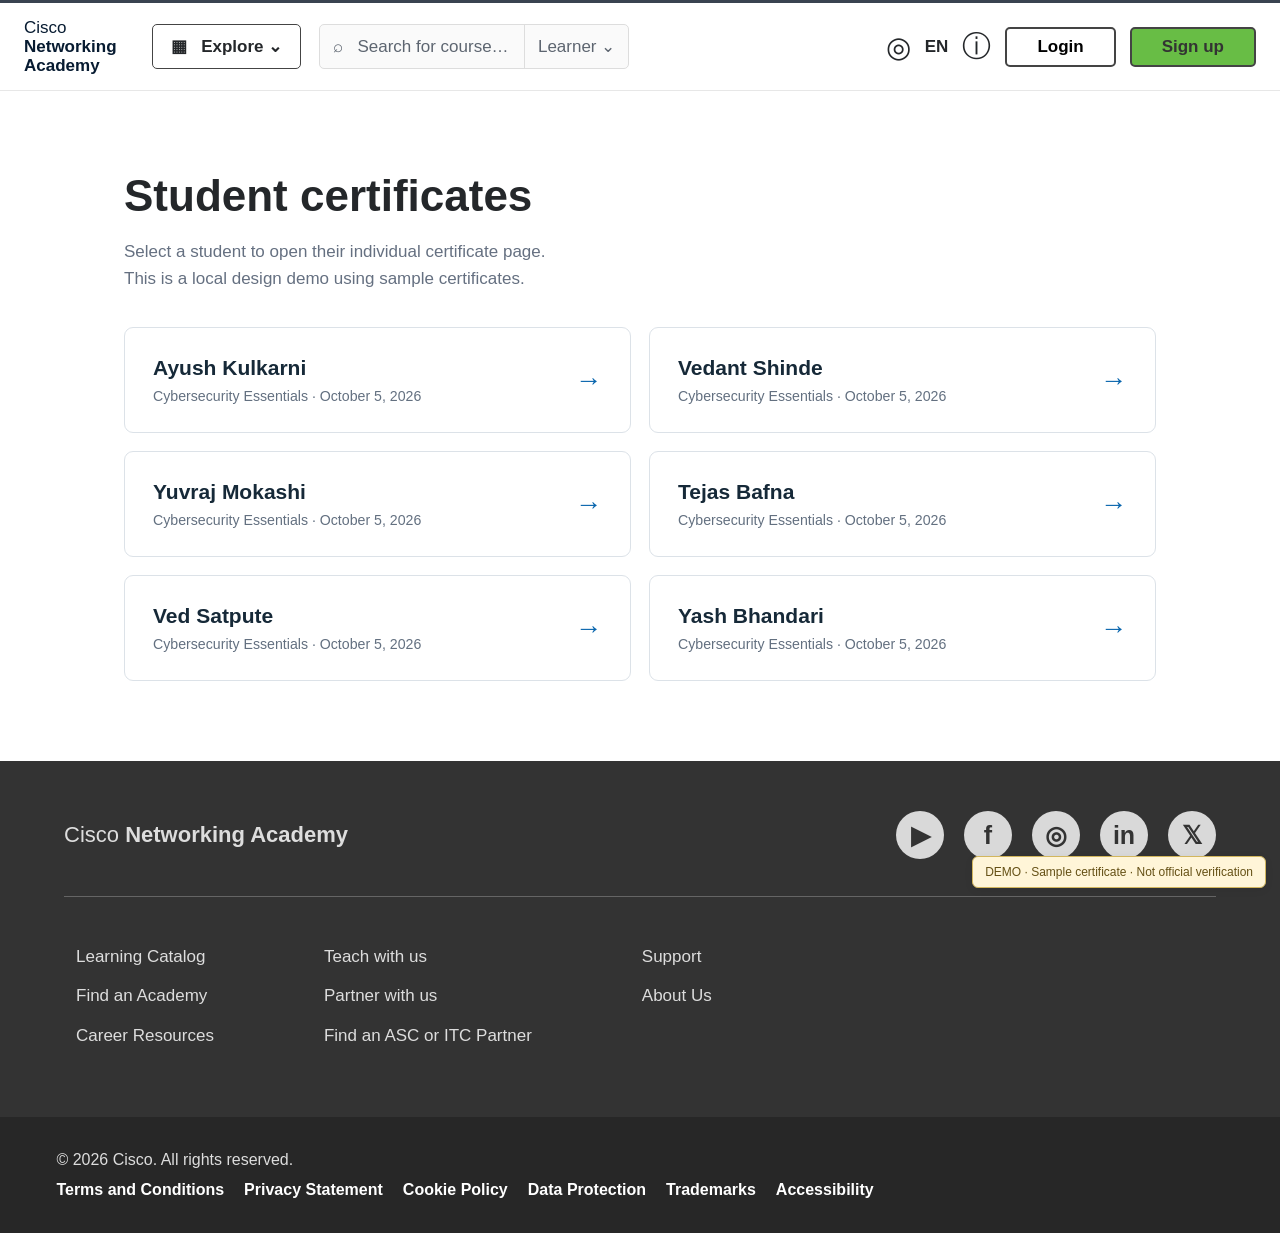
<file: index.html>
<!doctype html><html lang="en"><head><meta charset="utf-8"><meta name="viewport" content="width=device-width,initial-scale=1"><title>Students · Certificate Demo</title><link rel="stylesheet" href="styles.css"></head><body><header><a class="brand" href="index.html">Cisco<strong>Networking<br>Academy</strong></a><a class="explore" href="https://www.netacad.com/">▦ &nbsp; Explore ⌄</a><div class="search" aria-hidden="true"><span>⌕ &nbsp; Search for courses, articles and re...</span><em>Learner ⌄</em></div><nav class="nav" aria-label=""><span class="optional">Teach</span><span class="optional">Partner</span><span class="icon">◎</span><span>EN</span><span class="icon">ⓘ</span><button title="Unavailable in this local demo">Login</button><button class="signup" disabled title="Unavailable in this local demo">Sign up</button></nav></header><div class="demo">DEMO · Sample certificate · Not official verification</div><main class="directory"><h1>Student certificates</h1><p>Select a student to open their individual certificate page.<br>This is a local design demo using sample certificates.</p><div class="student-grid"><a class="student" href="ayush-kulkarni.html"><span><strong>Ayush Kulkarni</strong><small>Cybersecurity Essentials · October 5, 2026</small></span><b aria-hidden="true">→</b></a><a class="student" href="vedant-shinde.html"><span><strong>Vedant Shinde</strong><small>Cybersecurity Essentials · October 5, 2026</small></span><b aria-hidden="true">→</b></a><a class="student" href="yuvraj-mokashi.html"><span><strong>Yuvraj Mokashi</strong><small>Cybersecurity Essentials · October 5, 2026</small></span><b aria-hidden="true">→</b></a><a class="student" href="tejas-bafna.html"><span><strong>Tejas Bafna</strong><small>Cybersecurity Essentials · October 5, 2026</small></span><b aria-hidden="true">→</b></a><a class="student" href="ved-satpute.html"><span><strong>Ved Satpute</strong><small>Cybersecurity Essentials · October 5, 2026</small></span><b aria-hidden="true">→</b></a><a class="student" href="yash-bhandari.html"><span><strong>Yash Bhandari</strong><small>Cybersecurity Essentials · October 5, 2026</small></span><b aria-hidden="true">→</b></a></div></main><footer><div class="footer-top"><span>Cisco <b>Networking Academy</b></span><div class="socials" aria-label="Decorative social icons"><span>▶</span><span>f</span><span>◎</span><span>in</span><span>𝕏</span></div></div><div class="footer-links"><p>Learning Catalog<br>Find an Academy<br>Career Resources</p><p>Teach with us<br>Partner with us<br>Find an ASC or ITC Partner</p><p>Support<br>About Us</p></div><div class="legal">© 2026 Cisco. All rights reserved.<br><strong>Terms and Conditions</strong><strong>Privacy Statement</strong><strong>Cookie Policy</strong><strong>Data Protection</strong><strong>Trademarks</strong><strong>Accessibility</strong></div></footer></body></html>
</file>
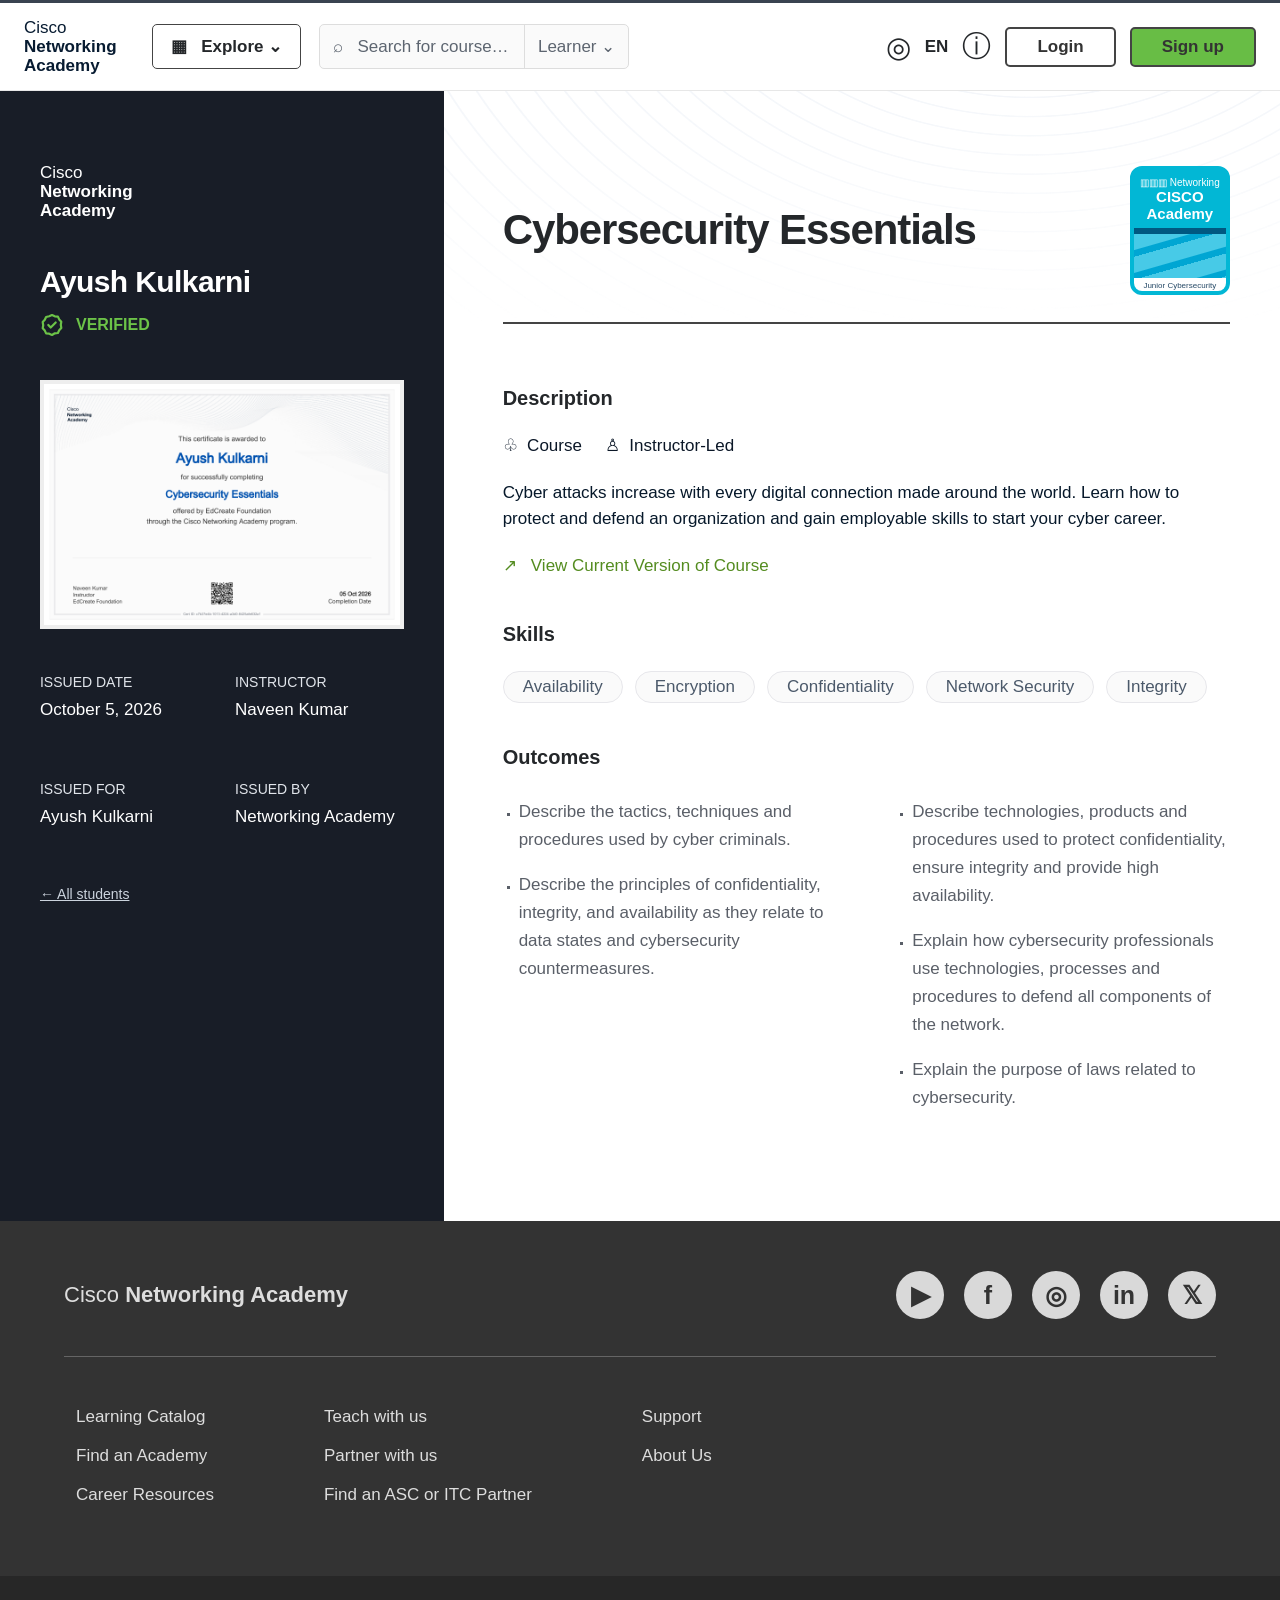
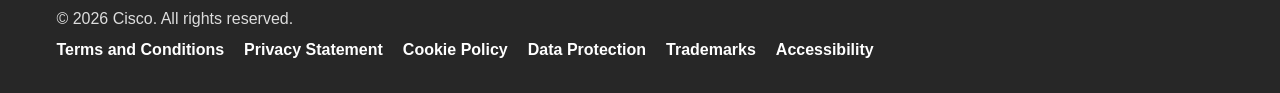
<file: ayush-kulkarni.html>
<!doctype html><html lang="en"><head><meta charset="utf-8"><meta name="viewport" content="width=device-width,initial-scale=1"><title>Ayush Kulkarni · Certificate  </title><link rel="stylesheet" href="styles.css"></head><body><header><a class="brand" href="https://www.netacad.com/">Cisco<strong>Networking<br>Academy</strong></a><a class="explore" href="https://www.netacad.com/">▦ &nbsp; Explore ⌄</a><div class="search" aria-hidden="true"><span>⌕ &nbsp; Search for courses, articles and re...</span><em>Learner ⌄</em></div><nav class="nav" aria-label=" navigation"><span class="optional">Teach</span><span class="optional">Partner</span><span class="icon">◎</span><span>EN</span><span class="icon">ⓘ</span><button disabled title="Unavailable in this local  ">Login</button><button class="signup" disabled title="Unavailable in this local  ">Sign up</button></nav></header><div class=" ">   </div><main class="layout"><aside class="sidebar"><div class="brand">Cisco<strong>Networking<br>Academy</strong></div><h1>Ayush Kulkarni</h1><div class="verified"><svg class="verified-icon" viewBox="0 0 24 24" width="24" height="24" fill="none" stroke="currentColor" stroke-width="2.2" stroke-linecap="round" stroke-linejoin="round" aria-hidden="true"><path d="M9.2 3.3 12 2l2.8 1.3 3.1.3 1.3 2.8 2.1 2.3-.5 3.1.5 3.1-2.1 2.3-1.3 2.8-3.1.3L12 22l-2.8-1.3-3.1-.3-1.3-2.8-2.1-2.3.5-3.1-.5-3.1 2.1-2.3 1.3-2.8z"/><path d="m8.3 12 2.4 2.5 5-5"/></svg><span>VERIFIED </span></div><a class="certificate" href="assets/Ayush_Kulkarni.pdf" target="_blank" rel="noopener" title="Open Ayush Kulkarni's sample certificate"><img src="assets/Ayush_Kulkarni.png" alt="Cybersecurity Essentials sample certificate awarded to Ayush Kulkarni"></a><dl class="facts"><div><dt>ISSUED DATE</dt><dd>October 5, 2026</dd></div><div><dt>INSTRUCTOR</dt><dd>Naveen Kumar</dd></div><div><dt>ISSUED FOR</dt><dd>Ayush Kulkarni</dd></div><div><dt>ISSUED BY</dt><dd>Networking Academy</dd></div></dl><a class="back" href="https://www.netacad.com/">← All students</a></aside><article class="content"><div class="course-title"><h2>Cybersecurity Essentials</h2><div class="badge" aria-label="Decorative   course badge">▥▥▥ Networking<strong>CISCO Academy</strong><div class="ribbon"> </div><div class="waves"></div><small>Junior Cybersecurity<br>Analyst Career Path</small></div></div><h3>Description</h3><div class="meta"><span>♧ &nbsp;Course</span><span>♙ &nbsp;Instructor-Led</span></div><p class="description">Cyber attacks increase with every digital connection made around the world. Learn how to protect and defend an organization and gain employable skills to start your cyber career.</p><a class="course-link" href="#outcomes">↗ &nbsp; View Current Version of Course</a><h3>Skills</h3><div class="skills"><span>Availability</span><span>Encryption</span><span>Confidentiality</span><span>Network Security</span><span>Integrity</span></div><h3 id="outcomes">Outcomes</h3><div class="outcomes"><ul><li>Describe the tactics, techniques and procedures used by cyber criminals.</li><li>Describe the principles of confidentiality, integrity, and availability as they relate to data states and cybersecurity countermeasures.</li></ul><ul><li>Describe technologies, products and procedures used to protect confidentiality, ensure integrity and provide high availability.</li><li>Explain how cybersecurity professionals use technologies, processes and procedures to defend all components of the network.</li><li>Explain the purpose of laws related to cybersecurity.</li></ul></div></article></main><footer><div class="footer-top"><span>Cisco <b>Networking Academy</b></span><div class="socials" aria-label="Decorative social icons"><span>▶</span><span>f</span><span>◎</span><span>in</span><span>𝕏</span></div></div><div class="footer-links"><p>Learning Catalog<br>Find an Academy<br>Career Resources</p><p>Teach with us<br>Partner with us<br>Find an ASC or ITC Partner</p><p>Support<br>About Us</p></div><div class="legal">© 2026 Cisco. All rights reserved.<br><strong>Terms and Conditions</strong><strong>Privacy Statement</strong><strong>Cookie Policy</strong><strong>Data Protection</strong><strong>Trademarks</strong><strong>Accessibility</strong></div></footer></body></html>
</file>
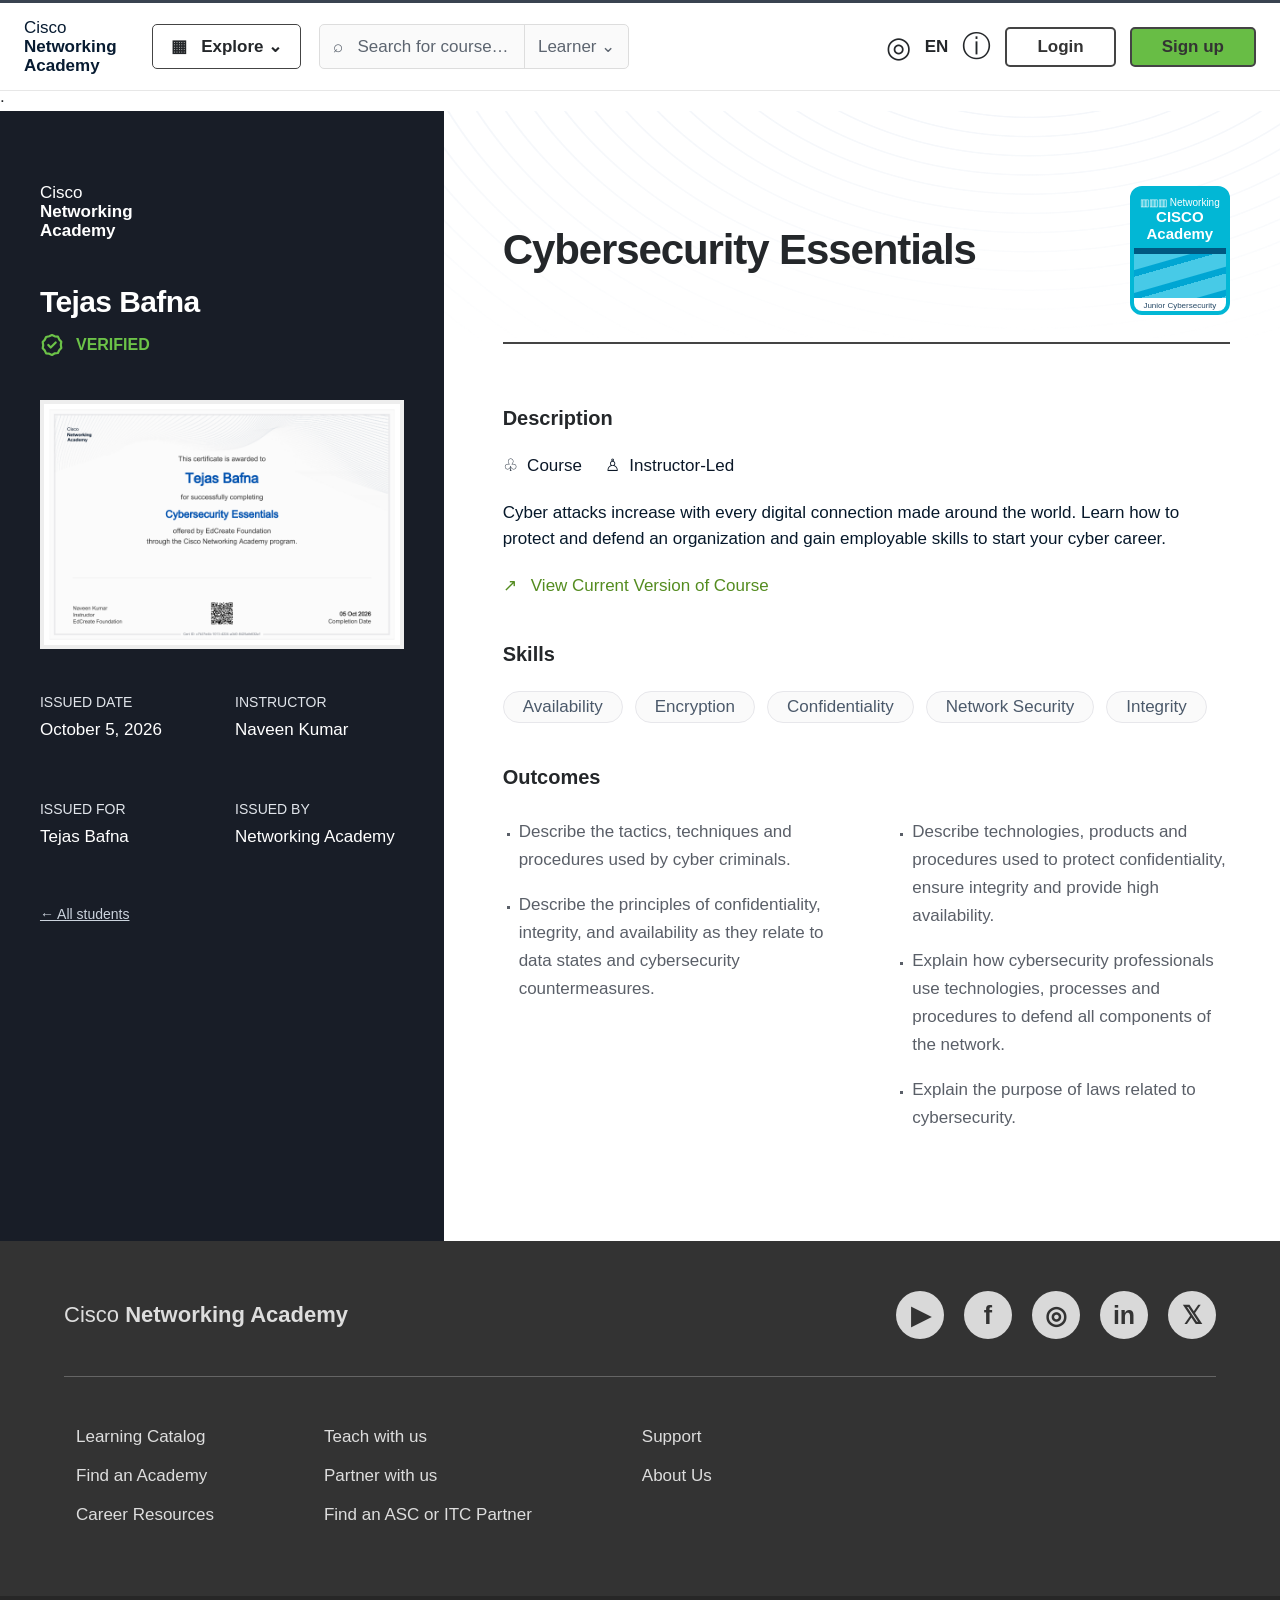
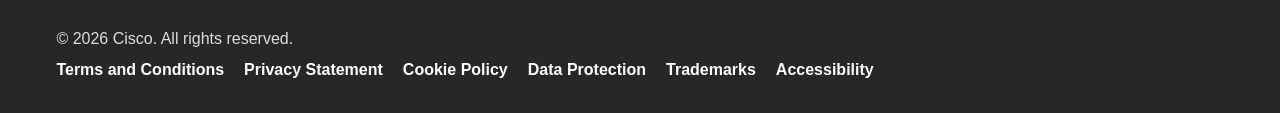
<file: tejas-bafna.html>
<!doctype html><html lang="en"><head><meta charset="utf-8"><meta name="viewport" content="width=device-width,initial-scale=1"><title>Tejas Bafna · Certificate  </title><link rel="stylesheet" href="styles.css"></head><body><header><a class="brand" href="https://www.netacad.com/">Cisco<strong>Networking<br>Academy</strong></a><a class="explore" href="https://www.netacad.com/">▦ &nbsp; Explore ⌄</a><div class="search" aria-hidden="true"><span>⌕ &nbsp; Search for courses, articles and re...</span><em>Learner ⌄</em></div><nav class="nav" aria-label="  navigation"><span class="optional">Teach</span><span class="optional">Partner</span><span class="icon">◎</span><span>EN</span><span class="icon">ⓘ</span><button disabled title="Unavailable in this local  ">Login</button><button class="signup" disabled title="Unavailable in this local  ">Sign up</button></nav></header><div class=" ">  ·  </div><main class="layout"><aside class="sidebar"><div class="brand">Cisco<strong>Networking<br>Academy</strong></div><h1>Tejas Bafna</h1><div class="verified"><svg class="verified-icon" viewBox="0 0 24 24" width="24" height="24" fill="none" stroke="currentColor" stroke-width="2.2" stroke-linecap="round" stroke-linejoin="round" aria-hidden="true"><path d="M9.2 3.3 12 2l2.8 1.3 3.1.3 1.3 2.8 2.1 2.3-.5 3.1.5 3.1-2.1 2.3-1.3 2.8-3.1.3L12 22l-2.8-1.3-3.1-.3-1.3-2.8-2.1-2.3.5-3.1-.5-3.1 2.1-2.3 1.3-2.8z"/><path d="m8.3 12 2.4 2.5 5-5"/></svg><span>VERIFIED <small></small></span></div><a class="certificate" href="assets/Tejas_Bafna.pdf" target="_blank" rel="noopener" title="Open Tejas Bafna's sample certificate"><img src="assets/Tejas_Bafna.png" alt="Cybersecurity Essentials sample certificate awarded to Tejas Bafna"></a><dl class="facts"><div><dt>ISSUED DATE</dt><dd>October 5, 2026</dd></div><div><dt>INSTRUCTOR</dt><dd>Naveen Kumar</dd></div><div><dt>ISSUED FOR</dt><dd>Tejas Bafna</dd></div><div><dt>ISSUED BY</dt><dd>Networking Academy</dd></div></dl><a class="back" href="https://www.netacad.com/">← All students</a></aside><article class="content"><div class="course-title"><h2>Cybersecurity Essentials</h2><div class="badge" aria-label="Decorative   course badge">▥▥▥ Networking<strong>CISCO Academy</strong><div class="ribbon"> </div><div class="waves"></div><small>Junior Cybersecurity<br>Analyst Career Path</small></div></div><h3>Description</h3><div class="meta"><span>♧ &nbsp;Course</span><span>♙ &nbsp;Instructor-Led</span></div><p class="description">Cyber attacks increase with every digital connection made around the world. Learn how to protect and defend an organization and gain employable skills to start your cyber career.</p><a class="course-link" href="#outcomes">↗ &nbsp; View Current Version of Course</a><h3>Skills</h3><div class="skills"><span>Availability</span><span>Encryption</span><span>Confidentiality</span><span>Network Security</span><span>Integrity</span></div><h3 id="outcomes">Outcomes</h3><div class="outcomes"><ul><li>Describe the tactics, techniques and procedures used by cyber criminals.</li><li>Describe the principles of confidentiality, integrity, and availability as they relate to data states and cybersecurity countermeasures.</li></ul><ul><li>Describe technologies, products and procedures used to protect confidentiality, ensure integrity and provide high availability.</li><li>Explain how cybersecurity professionals use technologies, processes and procedures to defend all components of the network.</li><li>Explain the purpose of laws related to cybersecurity.</li></ul></div></article></main><footer><div class="footer-top"><span>Cisco <b>Networking Academy</b></span><div class="socials" aria-label="Decorative social icons"><span>▶</span><span>f</span><span>◎</span><span>in</span><span>𝕏</span></div></div><div class="footer-links"><p>Learning Catalog<br>Find an Academy<br>Career Resources</p><p>Teach with us<br>Partner with us<br>Find an ASC or ITC Partner</p><p>Support<br>About Us</p></div><div class="legal">© 2026 Cisco. All rights reserved.<br><strong>Terms and Conditions</strong><strong>Privacy Statement</strong><strong>Cookie Policy</strong><strong>Data Protection</strong><strong>Trademarks</strong><strong>Accessibility</strong></div></footer></body></html>
</file>
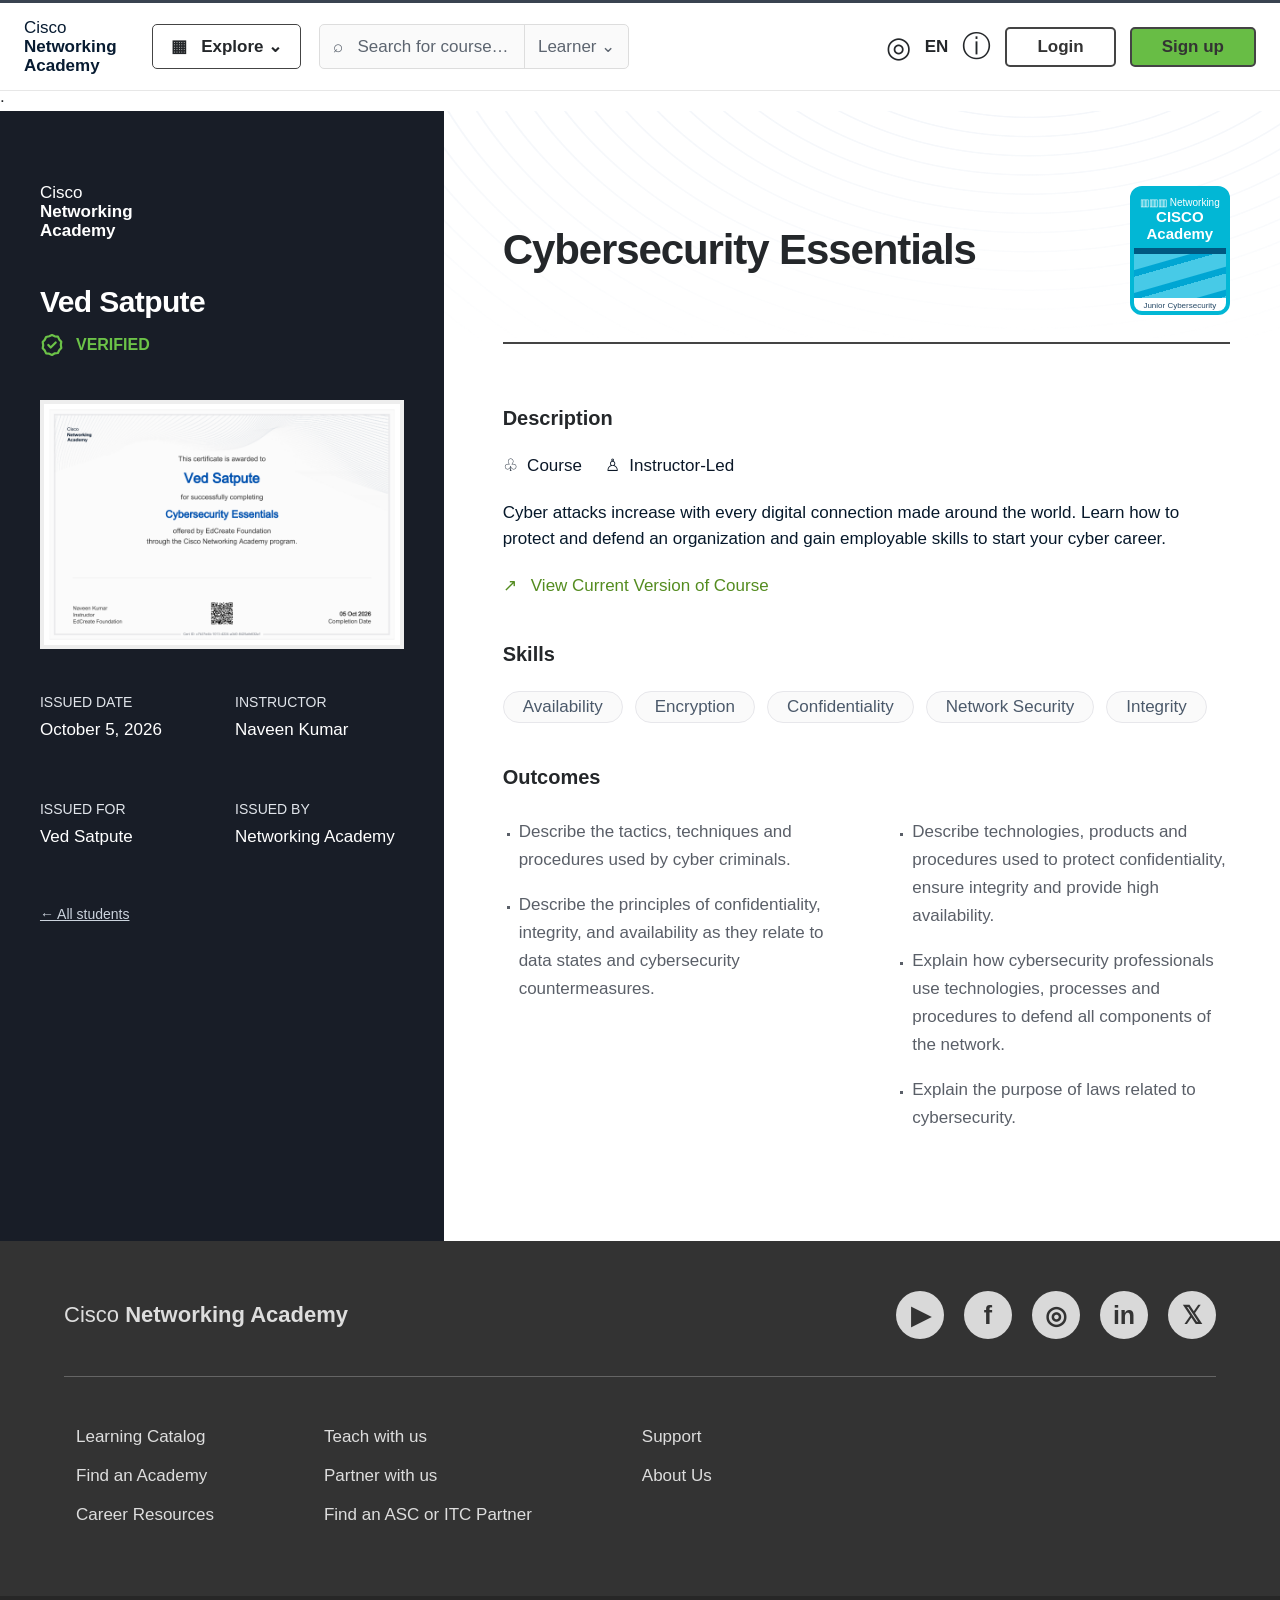
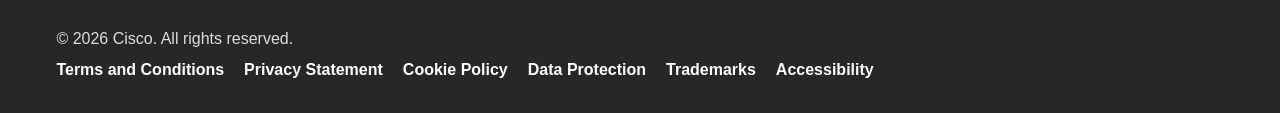
<file: ved-satpute.html>
<!doctype html><html lang="en"><head><meta charset="utf-8"><meta name="viewport" content="width=device-width,initial-scale=1"><title>Ved Satpute · Certificate  </title><link rel="stylesheet" href="styles.css"></head><body><header><a class="brand" href="https://www.netacad.com/">Cisco<strong>Networking<br>Academy</strong></a><a class="explore" href="https://www.netacad.com/">▦ &nbsp; Explore ⌄</a><div class="search" aria-hidden="true"><span>⌕ &nbsp; Search for courses, articles and re...</span><em>Learner ⌄</em></div><nav class="nav" aria-label="  navigation"><span class="optional">Teach</span><span class="optional">Partner</span><span class="icon">◎</span><span>EN</span><span class="icon">ⓘ</span><button disabled title="Unavailable in this local  ">Login</button><button class="signup" disabled title="Unavailable in this local  ">Sign up</button></nav></header><div class=" ">  ·  </div><main class="layout"><aside class="sidebar"><div class="brand">Cisco<strong>Networking<br>Academy</strong></div><h1>Ved Satpute</h1><div class="verified"><svg class="verified-icon" viewBox="0 0 24 24" width="24" height="24" fill="none" stroke="currentColor" stroke-width="2.2" stroke-linecap="round" stroke-linejoin="round" aria-hidden="true"><path d="M9.2 3.3 12 2l2.8 1.3 3.1.3 1.3 2.8 2.1 2.3-.5 3.1.5 3.1-2.1 2.3-1.3 2.8-3.1.3L12 22l-2.8-1.3-3.1-.3-1.3-2.8-2.1-2.3.5-3.1-.5-3.1 2.1-2.3 1.3-2.8z"/><path d="m8.3 12 2.4 2.5 5-5"/></svg><span>VERIFIED <small></small></span></div><a class="certificate" href="assets/Ved_Satpute.pdf" target="_blank" rel="noopener" title="Open Ved Satpute's sample certificate"><img src="assets/Ved_Satpute.png" alt="Cybersecurity Essentials sample certificate awarded to Ved Satpute"></a><dl class="facts"><div><dt>ISSUED DATE</dt><dd>October 5, 2026</dd></div><div><dt>INSTRUCTOR</dt><dd>Naveen Kumar</dd></div><div><dt>ISSUED FOR</dt><dd>Ved Satpute</dd></div><div><dt>ISSUED BY</dt><dd>Networking Academy</dd></div></dl><a class="back" href="https://www.netacad.com/">← All students</a></aside><article class="content"><div class="course-title"><h2>Cybersecurity Essentials</h2><div class="badge" aria-label="Decorative   course badge">▥▥▥ Networking<strong>CISCO Academy</strong><div class="ribbon"> </div><div class="waves"></div><small>Junior Cybersecurity<br>Analyst Career Path</small></div></div><h3>Description</h3><div class="meta"><span>♧ &nbsp;Course</span><span>♙ &nbsp;Instructor-Led</span></div><p class="description">Cyber attacks increase with every digital connection made around the world. Learn how to protect and defend an organization and gain employable skills to start your cyber career.</p><a class="course-link" href="#outcomes">↗ &nbsp; View Current Version of Course</a><h3>Skills</h3><div class="skills"><span>Availability</span><span>Encryption</span><span>Confidentiality</span><span>Network Security</span><span>Integrity</span></div><h3 id="outcomes">Outcomes</h3><div class="outcomes"><ul><li>Describe the tactics, techniques and procedures used by cyber criminals.</li><li>Describe the principles of confidentiality, integrity, and availability as they relate to data states and cybersecurity countermeasures.</li></ul><ul><li>Describe technologies, products and procedures used to protect confidentiality, ensure integrity and provide high availability.</li><li>Explain how cybersecurity professionals use technologies, processes and procedures to defend all components of the network.</li><li>Explain the purpose of laws related to cybersecurity.</li></ul></div></article></main><footer><div class="footer-top"><span>Cisco <b>Networking Academy</b></span><div class="socials" aria-label="Decorative social icons"><span>▶</span><span>f</span><span>◎</span><span>in</span><span>𝕏</span></div></div><div class="footer-links"><p>Learning Catalog<br>Find an Academy<br>Career Resources</p><p>Teach with us<br>Partner with us<br>Find an ASC or ITC Partner</p><p>Support<br>About Us</p></div><div class="legal">© 2026 Cisco. All rights reserved.<br><strong>Terms and Conditions</strong><strong>Privacy Statement</strong><strong>Cookie Policy</strong><strong>Data Protection</strong><strong>Trademarks</strong><strong>Accessibility</strong></div></footer></body></html>
</file>
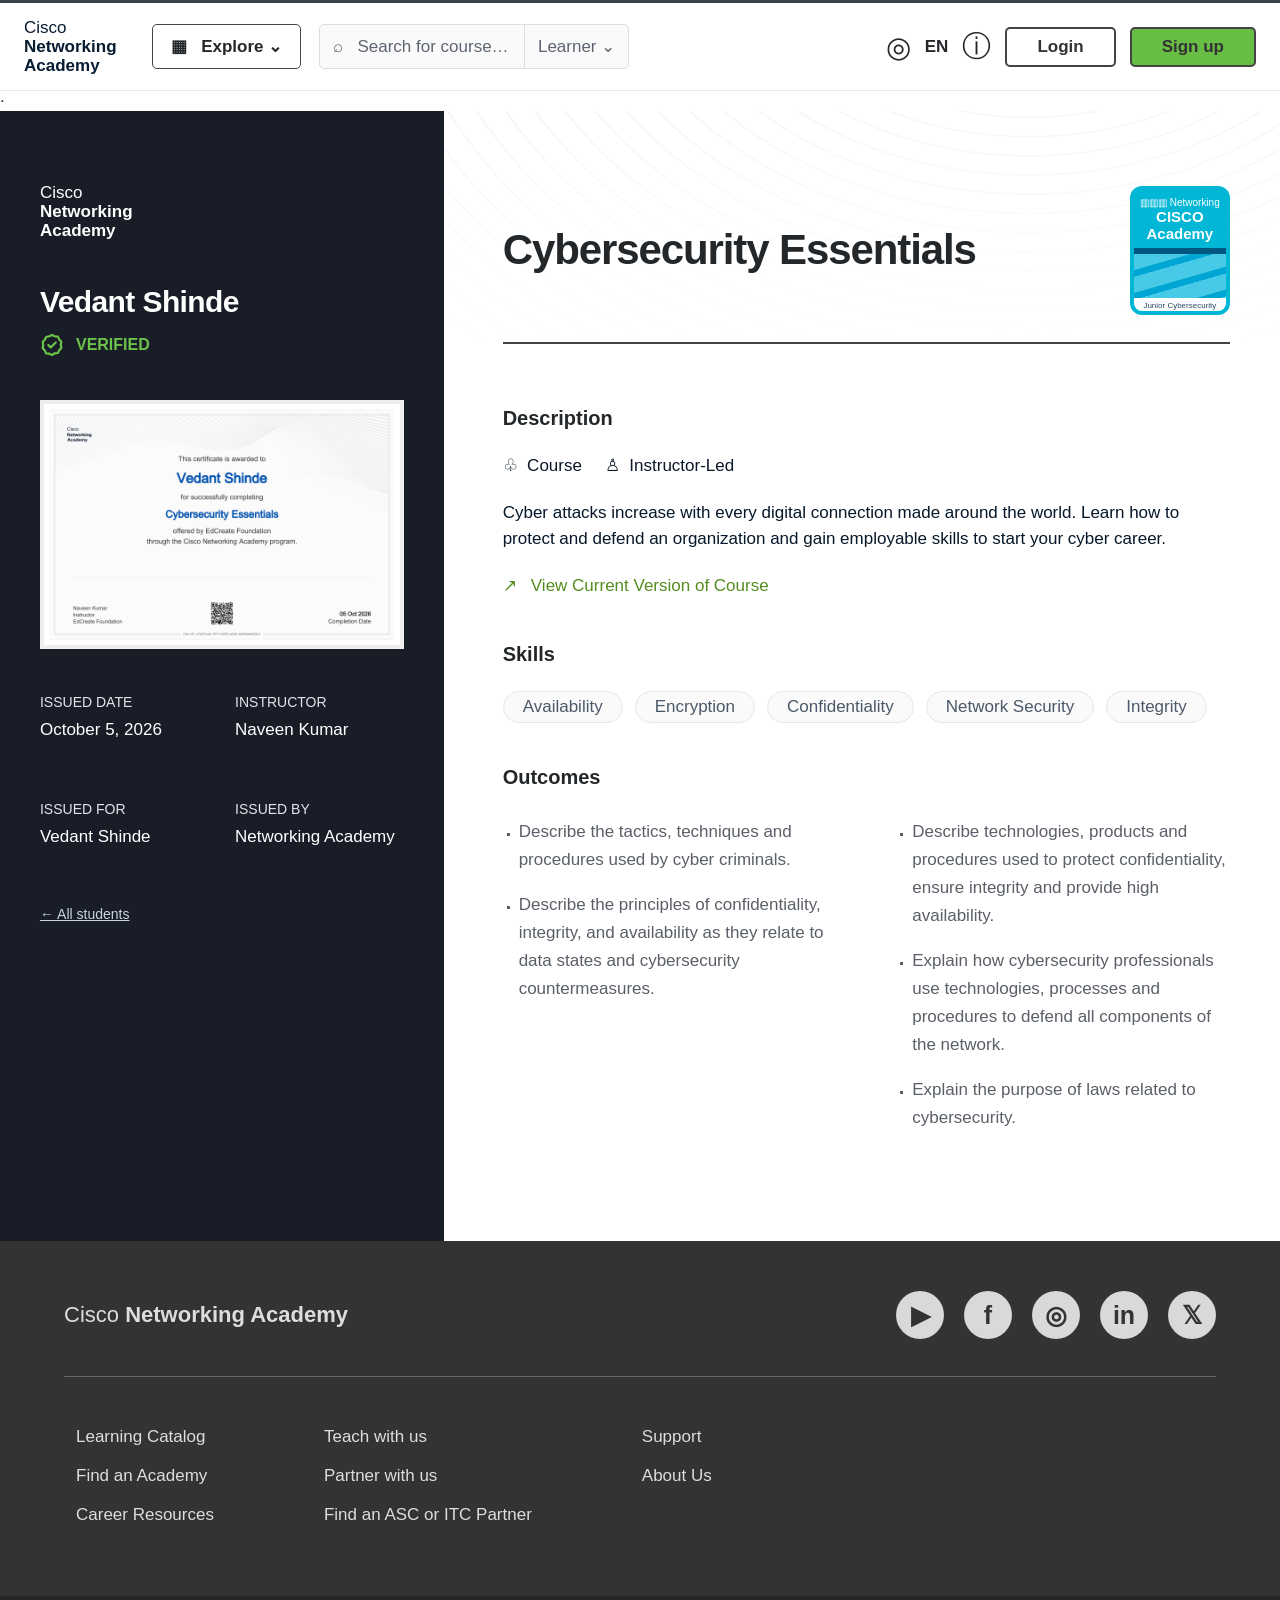
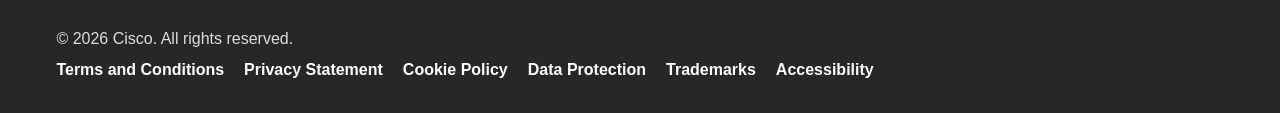
<file: vedant-shinde.html>
<!doctype html><html lang="en"><head><meta charset="utf-8"><meta name="viewport" content="width=device-width,initial-scale=1"><title>Vedant Shinde · Certificate  </title><link rel="stylesheet" href="styles.css"></head><body><header><a class="brand" href="https://www.netacad.com/">Cisco<strong>Networking<br>Academy</strong></a><a class="explore" href="https://www.netacad.com/">▦ &nbsp; Explore ⌄</a><div class="search" aria-hidden="true"><span>⌕ &nbsp; Search for courses, articles and re...</span><em>Learner ⌄</em></div><nav class="nav" aria-label="  navigation"><span class="optional">Teach</span><span class="optional">Partner</span><span class="icon">◎</span><span>EN</span><span class="icon">ⓘ</span><button disabled title="Unavailable in this local  ">Login</button><button class="signup" disabled title="Unavailable in this local  ">Sign up</button></nav></header><div class=" ">  ·  </div><main class="layout"><aside class="sidebar"><div class="brand">Cisco<strong>Networking<br>Academy</strong></div><h1>Vedant Shinde</h1><div class="verified"><svg class="verified-icon" viewBox="0 0 24 24" width="24" height="24" fill="none" stroke="currentColor" stroke-width="2.2" stroke-linecap="round" stroke-linejoin="round" aria-hidden="true"><path d="M9.2 3.3 12 2l2.8 1.3 3.1.3 1.3 2.8 2.1 2.3-.5 3.1.5 3.1-2.1 2.3-1.3 2.8-3.1.3L12 22l-2.8-1.3-3.1-.3-1.3-2.8-2.1-2.3.5-3.1-.5-3.1 2.1-2.3 1.3-2.8z"/><path d="m8.3 12 2.4 2.5 5-5"/></svg><span>VERIFIED <small></small></span></div><a class="certificate" href="assets/Vedant_Shinde.pdf" target="_blank" rel="noopener" title="Open Vedant Shinde's sample certificate"><img src="assets/Vedant_Shinde.png" alt="Cybersecurity Essentials sample certificate awarded to Vedant Shinde"></a><dl class="facts"><div><dt>ISSUED DATE</dt><dd>October 5, 2026</dd></div><div><dt>INSTRUCTOR</dt><dd>Naveen Kumar</dd></div><div><dt>ISSUED FOR</dt><dd>Vedant Shinde</dd></div><div><dt>ISSUED BY</dt><dd>Networking Academy</dd></div></dl><a class="back" href="https://www.netacad.com/">← All students</a></aside><article class="content"><div class="course-title"><h2>Cybersecurity Essentials</h2><div class="badge" aria-label="Decorative   course badge">▥▥▥ Networking<strong>CISCO Academy</strong><div class="ribbon"> </div><div class="waves"></div><small>Junior Cybersecurity<br>Analyst Career Path</small></div></div><h3>Description</h3><div class="meta"><span>♧ &nbsp;Course</span><span>♙ &nbsp;Instructor-Led</span></div><p class="description">Cyber attacks increase with every digital connection made around the world. Learn how to protect and defend an organization and gain employable skills to start your cyber career.</p><a class="course-link" href="#outcomes">↗ &nbsp; View Current Version of Course</a><h3>Skills</h3><div class="skills"><span>Availability</span><span>Encryption</span><span>Confidentiality</span><span>Network Security</span><span>Integrity</span></div><h3 id="outcomes">Outcomes</h3><div class="outcomes"><ul><li>Describe the tactics, techniques and procedures used by cyber criminals.</li><li>Describe the principles of confidentiality, integrity, and availability as they relate to data states and cybersecurity countermeasures.</li></ul><ul><li>Describe technologies, products and procedures used to protect confidentiality, ensure integrity and provide high availability.</li><li>Explain how cybersecurity professionals use technologies, processes and procedures to defend all components of the network.</li><li>Explain the purpose of laws related to cybersecurity.</li></ul></div></article></main><footer><div class="footer-top"><span>Cisco <b>Networking Academy</b></span><div class="socials" aria-label="Decorative social icons"><span>▶</span><span>f</span><span>◎</span><span>in</span><span>𝕏</span></div></div><div class="footer-links"><p>Learning Catalog<br>Find an Academy<br>Career Resources</p><p>Teach with us<br>Partner with us<br>Find an ASC or ITC Partner</p><p>Support<br>About Us</p></div><div class="legal">© 2026 Cisco. All rights reserved.<br><strong>Terms and Conditions</strong><strong>Privacy Statement</strong><strong>Cookie Policy</strong><strong>Data Protection</strong><strong>Trademarks</strong><strong>Accessibility</strong></div></footer></body></html>
</file>
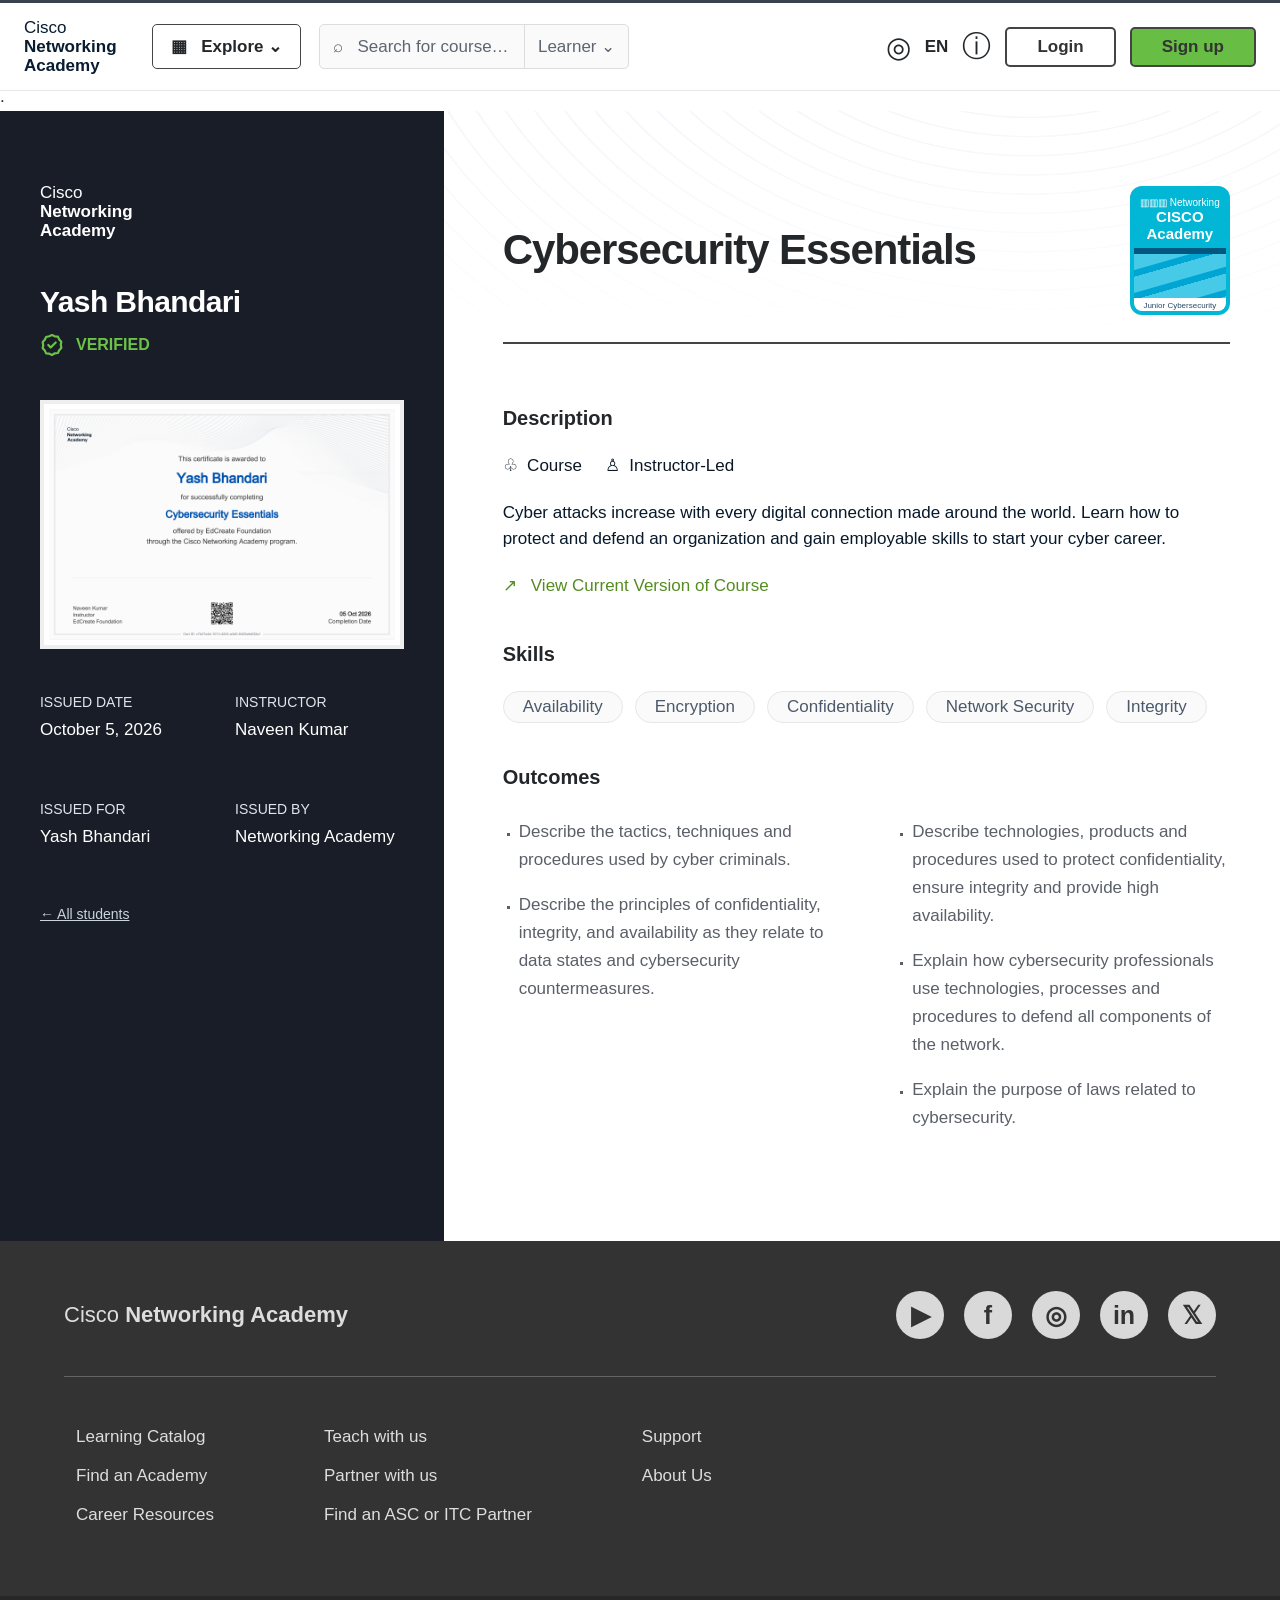
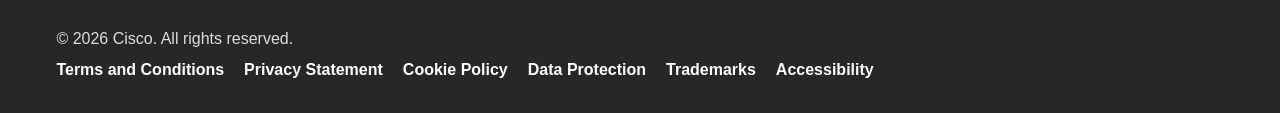
<file: yash-bhandari.html>
<!doctype html><html lang="en"><head><meta charset="utf-8"><meta name="viewport" content="width=device-width,initial-scale=1"><title>Yash Bhandari · Certificate  </title><link rel="stylesheet" href="styles.css"></head><body><header><a class="brand" href="https://www.netacad.com/">Cisco<strong>Networking<br>Academy</strong></a><a class="explore" href="https://www.netacad.com/">▦ &nbsp; Explore ⌄</a><div class="search" aria-hidden="true"><span>⌕ &nbsp; Search for courses, articles and re...</span><em>Learner ⌄</em></div><nav class="nav" aria-label="  navigation"><span class="optional">Teach</span><span class="optional">Partner</span><span class="icon">◎</span><span>EN</span><span class="icon">ⓘ</span><button disabled title="Unavailable in this local  ">Login</button><button class="signup" disabled title="Unavailable in this local  ">Sign up</button></nav></header><div class=" ">  ·  </div><main class="layout"><aside class="sidebar"><div class="brand">Cisco<strong>Networking<br>Academy</strong></div><h1>Yash Bhandari</h1><div class="verified"><svg class="verified-icon" viewBox="0 0 24 24" width="24" height="24" fill="none" stroke="currentColor" stroke-width="2.2" stroke-linecap="round" stroke-linejoin="round" aria-hidden="true"><path d="M9.2 3.3 12 2l2.8 1.3 3.1.3 1.3 2.8 2.1 2.3-.5 3.1.5 3.1-2.1 2.3-1.3 2.8-3.1.3L12 22l-2.8-1.3-3.1-.3-1.3-2.8-2.1-2.3.5-3.1-.5-3.1 2.1-2.3 1.3-2.8z"/><path d="m8.3 12 2.4 2.5 5-5"/></svg><span>VERIFIED <small></small></span></div><a class="certificate" href="assets/Yash_Bhandari.pdf" target="_blank" rel="noopener" title="Open Yash Bhandari's sample certificate"><img src="assets/Yash_Bhandari.png" alt="Cybersecurity Essentials sample certificate awarded to Yash Bhandari"></a><dl class="facts"><div><dt>ISSUED DATE</dt><dd>October 5, 2026</dd></div><div><dt>INSTRUCTOR</dt><dd>Naveen Kumar</dd></div><div><dt>ISSUED FOR</dt><dd>Yash Bhandari</dd></div><div><dt>ISSUED BY</dt><dd>Networking Academy</dd></div></dl><a class="back" href="https://www.netacad.com/">← All students</a></aside><article class="content"><div class="course-title"><h2>Cybersecurity Essentials</h2><div class="badge" aria-label="Decorative   course badge">▥▥▥ Networking<strong>CISCO Academy</strong><div class="ribbon"> </div><div class="waves"></div><small>Junior Cybersecurity<br>Analyst Career Path</small></div></div><h3>Description</h3><div class="meta"><span>♧ &nbsp;Course</span><span>♙ &nbsp;Instructor-Led</span></div><p class="description">Cyber attacks increase with every digital connection made around the world. Learn how to protect and defend an organization and gain employable skills to start your cyber career.</p><a class="course-link" href="#outcomes">↗ &nbsp; View Current Version of Course</a><h3>Skills</h3><div class="skills"><span>Availability</span><span>Encryption</span><span>Confidentiality</span><span>Network Security</span><span>Integrity</span></div><h3 id="outcomes">Outcomes</h3><div class="outcomes"><ul><li>Describe the tactics, techniques and procedures used by cyber criminals.</li><li>Describe the principles of confidentiality, integrity, and availability as they relate to data states and cybersecurity countermeasures.</li></ul><ul><li>Describe technologies, products and procedures used to protect confidentiality, ensure integrity and provide high availability.</li><li>Explain how cybersecurity professionals use technologies, processes and procedures to defend all components of the network.</li><li>Explain the purpose of laws related to cybersecurity.</li></ul></div></article></main><footer><div class="footer-top"><span>Cisco <b>Networking Academy</b></span><div class="socials" aria-label="Decorative social icons"><span>▶</span><span>f</span><span>◎</span><span>in</span><span>𝕏</span></div></div><div class="footer-links"><p>Learning Catalog<br>Find an Academy<br>Career Resources</p><p>Teach with us<br>Partner with us<br>Find an ASC or ITC Partner</p><p>Support<br>About Us</p></div><div class="legal">© 2026 Cisco. All rights reserved.<br><strong>Terms and Conditions</strong><strong>Privacy Statement</strong><strong>Cookie Policy</strong><strong>Data Protection</strong><strong>Trademarks</strong><strong>Accessibility</strong></div></footer></body></html>
</file>
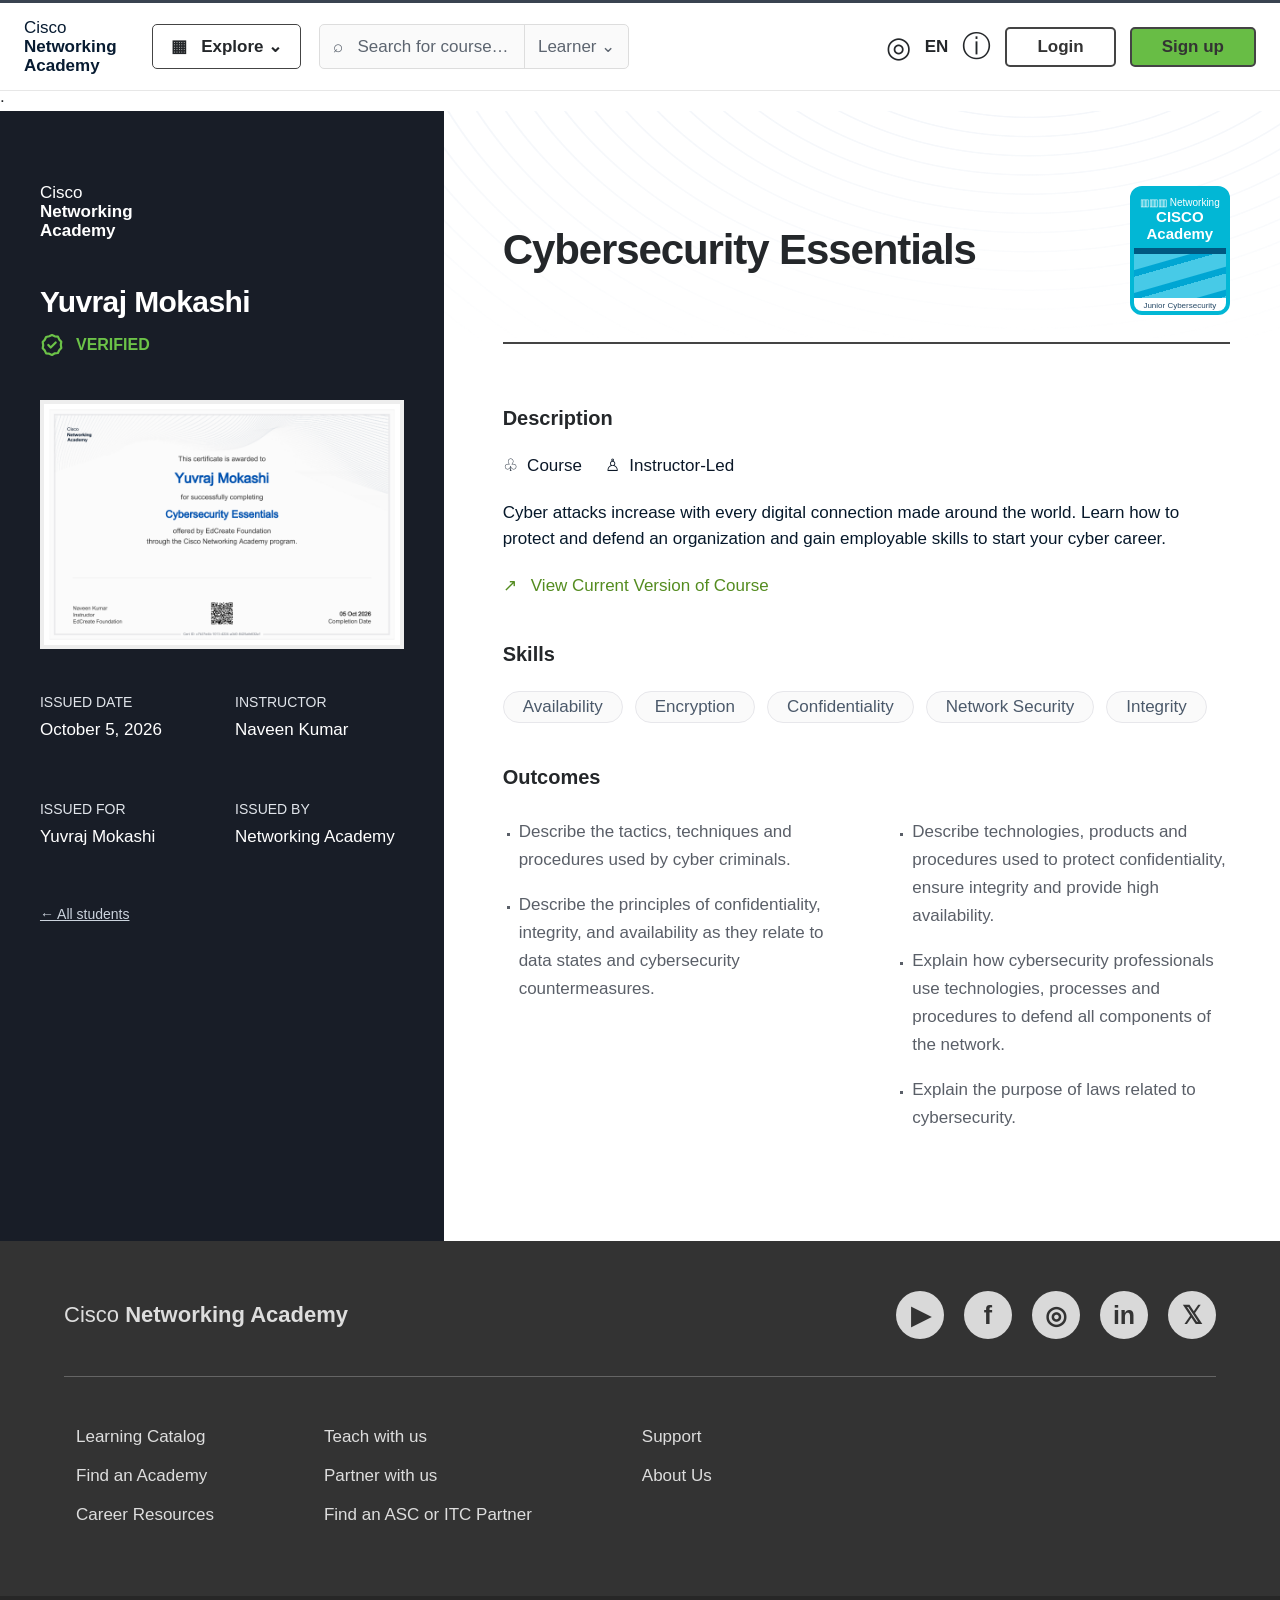
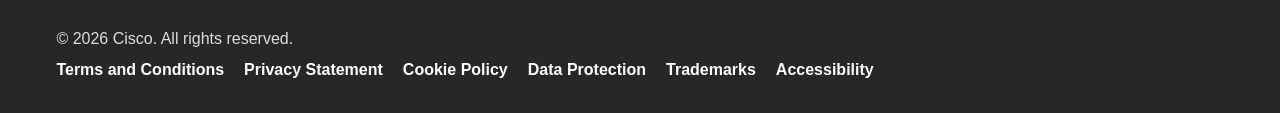
<file: yuvraj-mokashi.html>
<!doctype html><html lang="en"><head><meta charset="utf-8"><meta name="viewport" content="width=device-width,initial-scale=1"><title>Yuvraj Mokashi · Certificate  </title><link rel="stylesheet" href="styles.css"></head><body><header><a class="brand" href="https://www.netacad.com/">Cisco<strong>Networking<br>Academy</strong></a><a class="explore" href="https://www.netacad.com/">▦ &nbsp; Explore ⌄</a><div class="search" aria-hidden="true"><span>⌕ &nbsp; Search for courses, articles and re...</span><em>Learner ⌄</em></div><nav class="nav" aria-label="  navigation"><span class="optional">Teach</span><span class="optional">Partner</span><span class="icon">◎</span><span>EN</span><span class="icon">ⓘ</span><button disabled title="Unavailable in this local  ">Login</button><button class="signup" disabled title="Unavailable in this local  ">Sign up</button></nav></header><div class=" ">  ·  </div><main class="layout"><aside class="sidebar"><div class="brand">Cisco<strong>Networking<br>Academy</strong></div><h1>Yuvraj Mokashi</h1><div class="verified"><svg class="verified-icon" viewBox="0 0 24 24" width="24" height="24" fill="none" stroke="currentColor" stroke-width="2.2" stroke-linecap="round" stroke-linejoin="round" aria-hidden="true"><path d="M9.2 3.3 12 2l2.8 1.3 3.1.3 1.3 2.8 2.1 2.3-.5 3.1.5 3.1-2.1 2.3-1.3 2.8-3.1.3L12 22l-2.8-1.3-3.1-.3-1.3-2.8-2.1-2.3.5-3.1-.5-3.1 2.1-2.3 1.3-2.8z"/><path d="m8.3 12 2.4 2.5 5-5"/></svg><span>VERIFIED <small></small></span></div><a class="certificate" href="assets/Yuvraj_Mokashi.pdf" target="_blank" rel="noopener" title="Open Yuvraj Mokashi's sample certificate"><img src="assets/Yuvraj_Mokashi.png" alt="Cybersecurity Essentials sample certificate awarded to Yuvraj Mokashi"></a><dl class="facts"><div><dt>ISSUED DATE</dt><dd>October 5, 2026</dd></div><div><dt>INSTRUCTOR</dt><dd>Naveen Kumar</dd></div><div><dt>ISSUED FOR</dt><dd>Yuvraj Mokashi</dd></div><div><dt>ISSUED BY</dt><dd>Networking Academy</dd></div></dl><a class="back" href="https://www.netacad.com/">← All students</a></aside><article class="content"><div class="course-title"><h2>Cybersecurity Essentials</h2><div class="badge" aria-label="Decorative   course badge">▥▥▥ Networking<strong>CISCO Academy</strong><div class="ribbon"> </div><div class="waves"></div><small>Junior Cybersecurity<br>Analyst Career Path</small></div></div><h3>Description</h3><div class="meta"><span>♧ &nbsp;Course</span><span>♙ &nbsp;Instructor-Led</span></div><p class="description">Cyber attacks increase with every digital connection made around the world. Learn how to protect and defend an organization and gain employable skills to start your cyber career.</p><a class="course-link" href="#outcomes">↗ &nbsp; View Current Version of Course</a><h3>Skills</h3><div class="skills"><span>Availability</span><span>Encryption</span><span>Confidentiality</span><span>Network Security</span><span>Integrity</span></div><h3 id="outcomes">Outcomes</h3><div class="outcomes"><ul><li>Describe the tactics, techniques and procedures used by cyber criminals.</li><li>Describe the principles of confidentiality, integrity, and availability as they relate to data states and cybersecurity countermeasures.</li></ul><ul><li>Describe technologies, products and procedures used to protect confidentiality, ensure integrity and provide high availability.</li><li>Explain how cybersecurity professionals use technologies, processes and procedures to defend all components of the network.</li><li>Explain the purpose of laws related to cybersecurity.</li></ul></div></article></main><footer><div class="footer-top"><span>Cisco <b>Networking Academy</b></span><div class="socials" aria-label="Decorative social icons"><span>▶</span><span>f</span><span>◎</span><span>in</span><span>𝕏</span></div></div><div class="footer-links"><p>Learning Catalog<br>Find an Academy<br>Career Resources</p><p>Teach with us<br>Partner with us<br>Find an ASC or ITC Partner</p><p>Support<br>About Us</p></div><div class="legal">© 2026 Cisco. All rights reserved.<br><strong>Terms and Conditions</strong><strong>Privacy Statement</strong><strong>Cookie Policy</strong><strong>Data Protection</strong><strong>Trademarks</strong><strong>Accessibility</strong></div></footer></body></html>
</file>
<file: styles.css>
*{box-sizing:border-box}body{margin:0;font-family:Arial,Helvetica,sans-serif;color:#24272a;font-size:17px}a{color:inherit}button,input,select{font:inherit}header{height:91px;border-top:3px solid #394350;border-bottom:1px solid #e7e7e7;background:white;display:flex;align-items:center;padding:0 38px;gap:18px;position:sticky;top:0;z-index:10}.brand{font-size:17px;line-height:19px;text-decoration:none;min-width:110px;color:#071b31}.brand strong{display:block}.explore{border:1px solid #444;border-radius:5px;padding:11px 18px;text-decoration:none;font-weight:bold}.search{display:flex;background:#fafafa;border:1px solid #ddd;border-radius:5px;width:480px;height:45px;align-items:center;color:#5d6570;overflow:hidden}.search span{padding:0 13px;white-space:nowrap;overflow:hidden;text-overflow:ellipsis;flex:1}.search em{font-style:normal;border-left:1px solid #ddd;padding:13px}.nav{margin-left:auto;display:flex;align-items:center;gap:22px;font-weight:bold}.nav a{text-decoration:none}.nav .icon{font-size:29px;font-weight:normal}.nav button{font-weight:bold;border:2px solid #444;border-radius:5px;background:white;padding:8px 30px}.nav .signup{background:#68bd45}.demo{position:fixed;right:14px;bottom:12px;z-index:20;background:#fff5d8;border:1px solid #d2b65d;color:#655015;border-radius:6px;font-size:12px;padding:8px 12px;box-shadow:0 2px 8px #0001}.layout{display:grid;grid-template-columns:34.7% 65.3%;min-height:1040px}.sidebar{background:#181d27;color:white;padding:72px 11.3% 80px}.sidebar .brand{color:white;display:block;margin-bottom:44px}.sidebar h1{font-size:38px;line-height:1.2;margin:0 0 13px;white-space:nowrap;letter-spacing:-.6px}.verified{display:flex;gap:12px;color:#6cc348;font-size:16px;font-weight:bold;align-items:center}.verified-icon{display:block;flex:0 0 24px;color:#6cc348}.certificate{display:block;margin:43px 0 45px;border:4px solid #eee;line-height:0}.certificate img{width:100%;height:auto}.facts{display:grid;grid-template-columns:1fr 1fr;gap:59px 26px}.facts dt{font-size:14px;margin-bottom:8px;color:#e1e5eb}.facts dd{margin:0;font-size:17px;line-height:1.4}.content{padding:75px 6.1% 92px 8%;position:relative;overflow:hidden}.content:before{content:'';position:absolute;top:-125px;left:0;right:0;height:360px;pointer-events:none;opacity:.55;background:repeating-radial-gradient(ellipse at 70% -20%,transparent 0 14px,#e1e8f2 15px 16px,transparent 17px 26px);mask-image:linear-gradient(#000,transparent)}.course-title{position:relative;display:flex;align-items:center;justify-content:space-between;gap:20px;margin:0 0 63px;border-bottom:2px solid #444;padding-bottom:27px;min-height:158px}.course-title h2{font-size:54px;letter-spacing:-1.1px;margin:0;line-height:1.15}.badge{width:125px;min-width:125px;height:129px;background:#02b7d5;border-radius:12px;border:4px solid #02b7d5;color:white;text-align:center;font-size:10px;overflow:hidden;position:relative;padding-top:7px}.badge strong{font-size:15px;display:block}.badge .ribbon{background:#005881;text-align:left;padding:3px 7px;margin-top:6px;font-weight:bold}.badge .waves{height:44px;background:repeating-linear-gradient(164deg,#47cae7 0 15px,#00a6d3 16px 22px)}.badge small{display:block;background:white;color:#274a67;padding:3px;font-size:8px}h3{font-size:20px;margin:0 0 25px}.meta{display:flex;gap:23px;margin:0 0 24px;color:#0b1727}.description{font-size:17px;line-height:1.55;margin:0 0 22px;color:#06182a}.course-link{display:inline-block;color:#548c20;text-decoration:none;margin-bottom:47px}.skills{display:flex;flex-wrap:wrap;gap:12px;margin:0 0 43px}.skills span{border:1px solid #e7e7eb;background:#fafafa;border-radius:20px;color:#4b596a;padding:5px 19px;line-height:20px}.outcomes{display:grid;grid-template-columns:1fr 1fr;gap:60px;color:#5a5f68;line-height:1.65}.outcomes ul{margin:4px 0 0;padding-left:16px;list-style-type:square}.outcomes li{padding-left:0;margin-bottom:17px}.outcomes li::marker{font-size:9px}footer{background:#333;color:#ddd;padding:50px 5% 0}.footer-top{display:flex;justify-content:space-between;align-items:center;border-bottom:1px solid #656565;padding:0 0 37px;font-size:22px}.socials{display:flex;gap:20px}.socials span{display:grid;place-items:center;background:#d9d9d9;color:#333;width:48px;height:48px;border-radius:50%;font-weight:bold;font-size:25px}.footer-links{display:flex;gap:110px;padding:40px 12px 62px;line-height:2.3}.footer-links p{margin:0}.legal{background:#272727;margin:0 -5.56%;padding:28px 4.9%;font-size:16px;line-height:1.9}.legal strong{margin-right:20px;color:white}.back{display:inline-block;margin-top:40px;color:#cbd3dd;font-size:14px}.directory{max-width:1080px;margin:80px auto;padding:0 24px}.directory h1{font-size:44px;margin-bottom:16px}.directory>p{color:#657081;line-height:1.6}.student-grid{display:grid;grid-template-columns:repeat(2,1fr);gap:18px;margin:35px 0 60px}.student{display:flex;align-items:center;justify-content:space-between;padding:28px;border:1px solid #dce2e8;border-radius:9px;text-decoration:none;transition:.2s}.student:hover{border-color:#0a69bf;background:#f5faff;transform:translateY(-2px)}.student strong{display:block;font-size:21px;color:#162938}.student small{display:block;color:#637080;margin-top:8px}.student b{color:#0865ad;font-size:27px}button:disabled{cursor:default;opacity:1;color:#333}a:focus-visible,button:focus-visible{outline:3px solid #159fe5;outline-offset:4px}@media(min-width:1600px){.sidebar{padding-left:11.3%;padding-right:11.3%}}@media(max-width:1300px){header{padding:0 24px}.search{width:310px}.nav{gap:14px}.nav .optional{display:none}.course-title h2{font-size:42px}.sidebar h1{font-size:30px}.content{padding-left:7%;padding-right:6%}.badge{width:100px;min-width:100px}.sidebar{padding-left:9%;padding-right:9%}}@media(max-width:900px){header{height:80px;padding:0 20px}.search,.nav{display:none}.explore{margin-left:auto}.layout{display:block}.sidebar{padding:45px 7%}.sidebar .brand{display:none}.sidebar h1{font-size:36px}.certificate{max-width:600px;margin:30px 0}.facts{max-width:600px;gap:25px}.content{padding:45px 7%}.course-title{margin-bottom:38px}.course-title h2{font-size:38px}.outcomes{gap:25px}.footer-links{gap:40px}.footer-top{gap:25px;flex-wrap:wrap}.student-grid{grid-template-columns:1fr}.directory{margin-top:45px}}@media(max-width:520px){.outcomes{grid-template-columns:1fr;gap:0}.course-title h2{font-size:32px}.badge{display:none}.socials{gap:10px}.socials span{height:36px;width:36px;font-size:20px}.footer-links{flex-wrap:wrap;gap:22px}.directory h1{font-size:34px}.sidebar h1{font-size:30px}}
</file>
